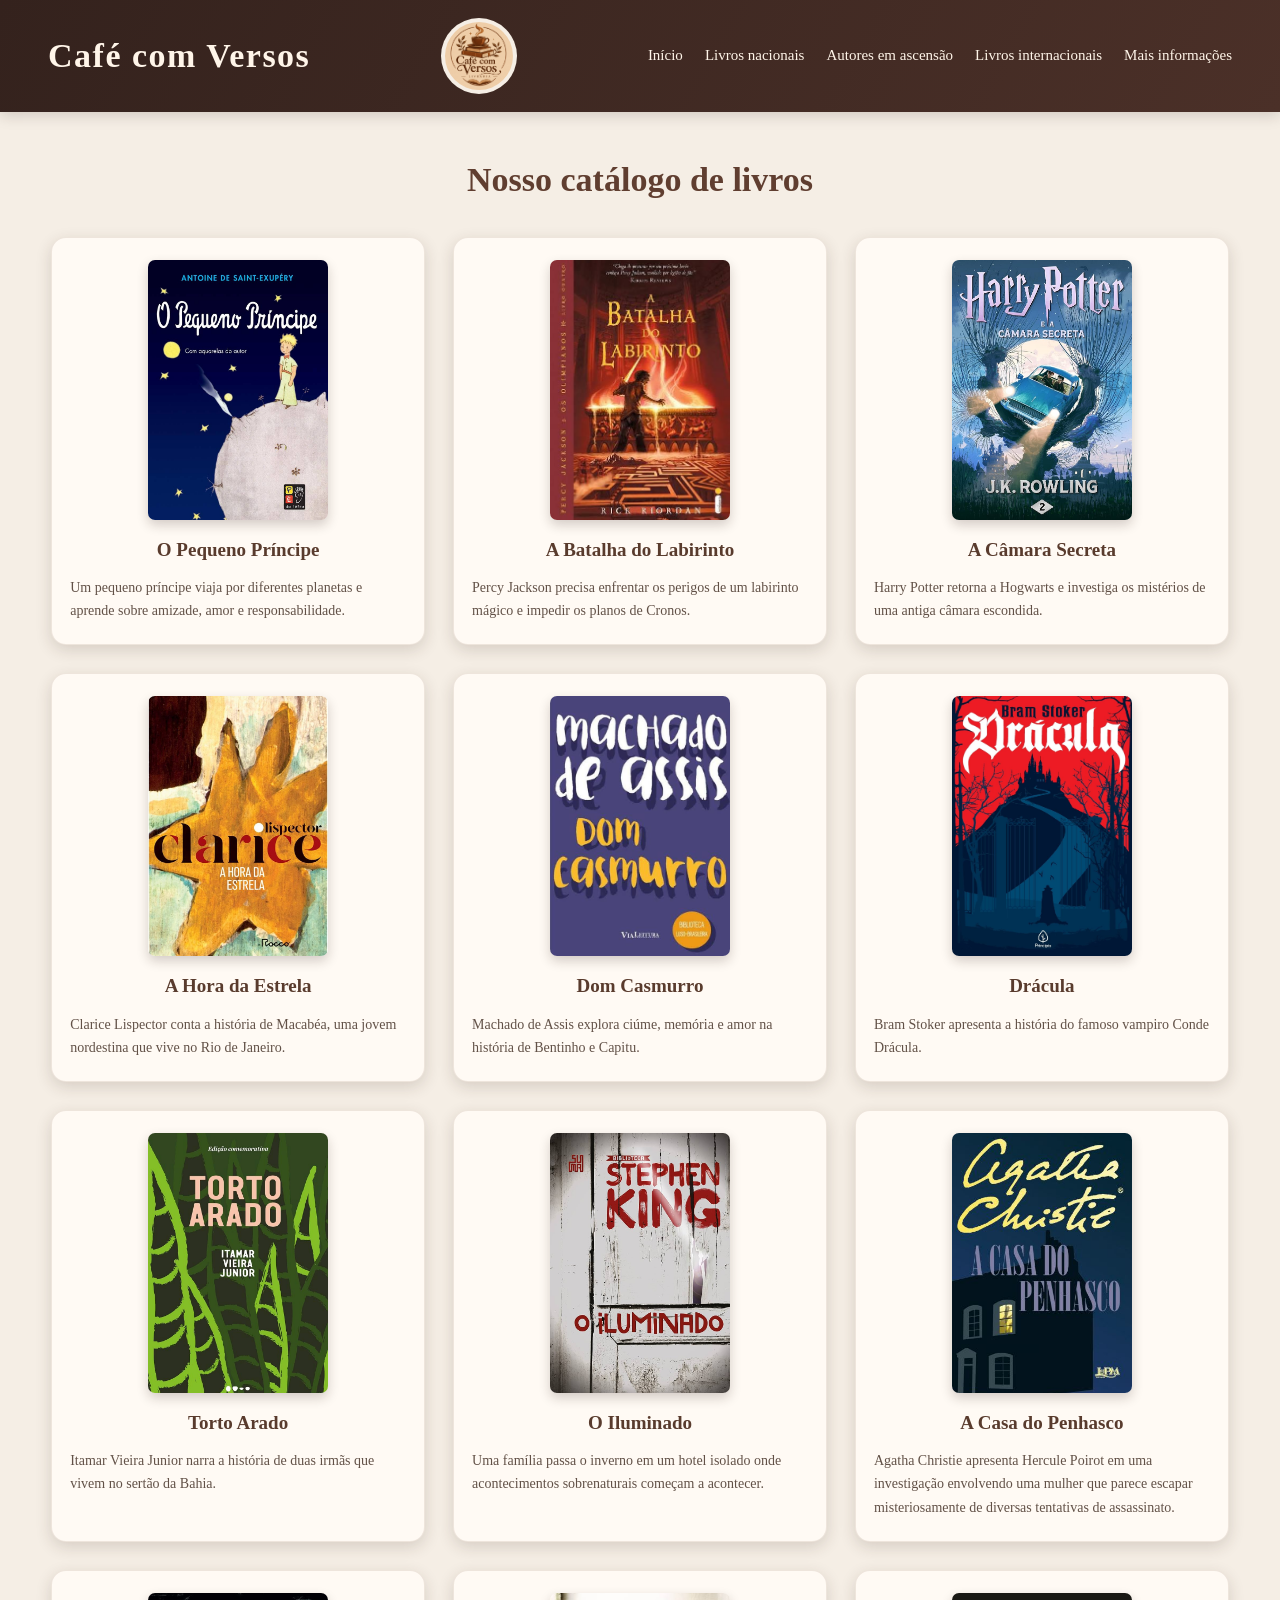
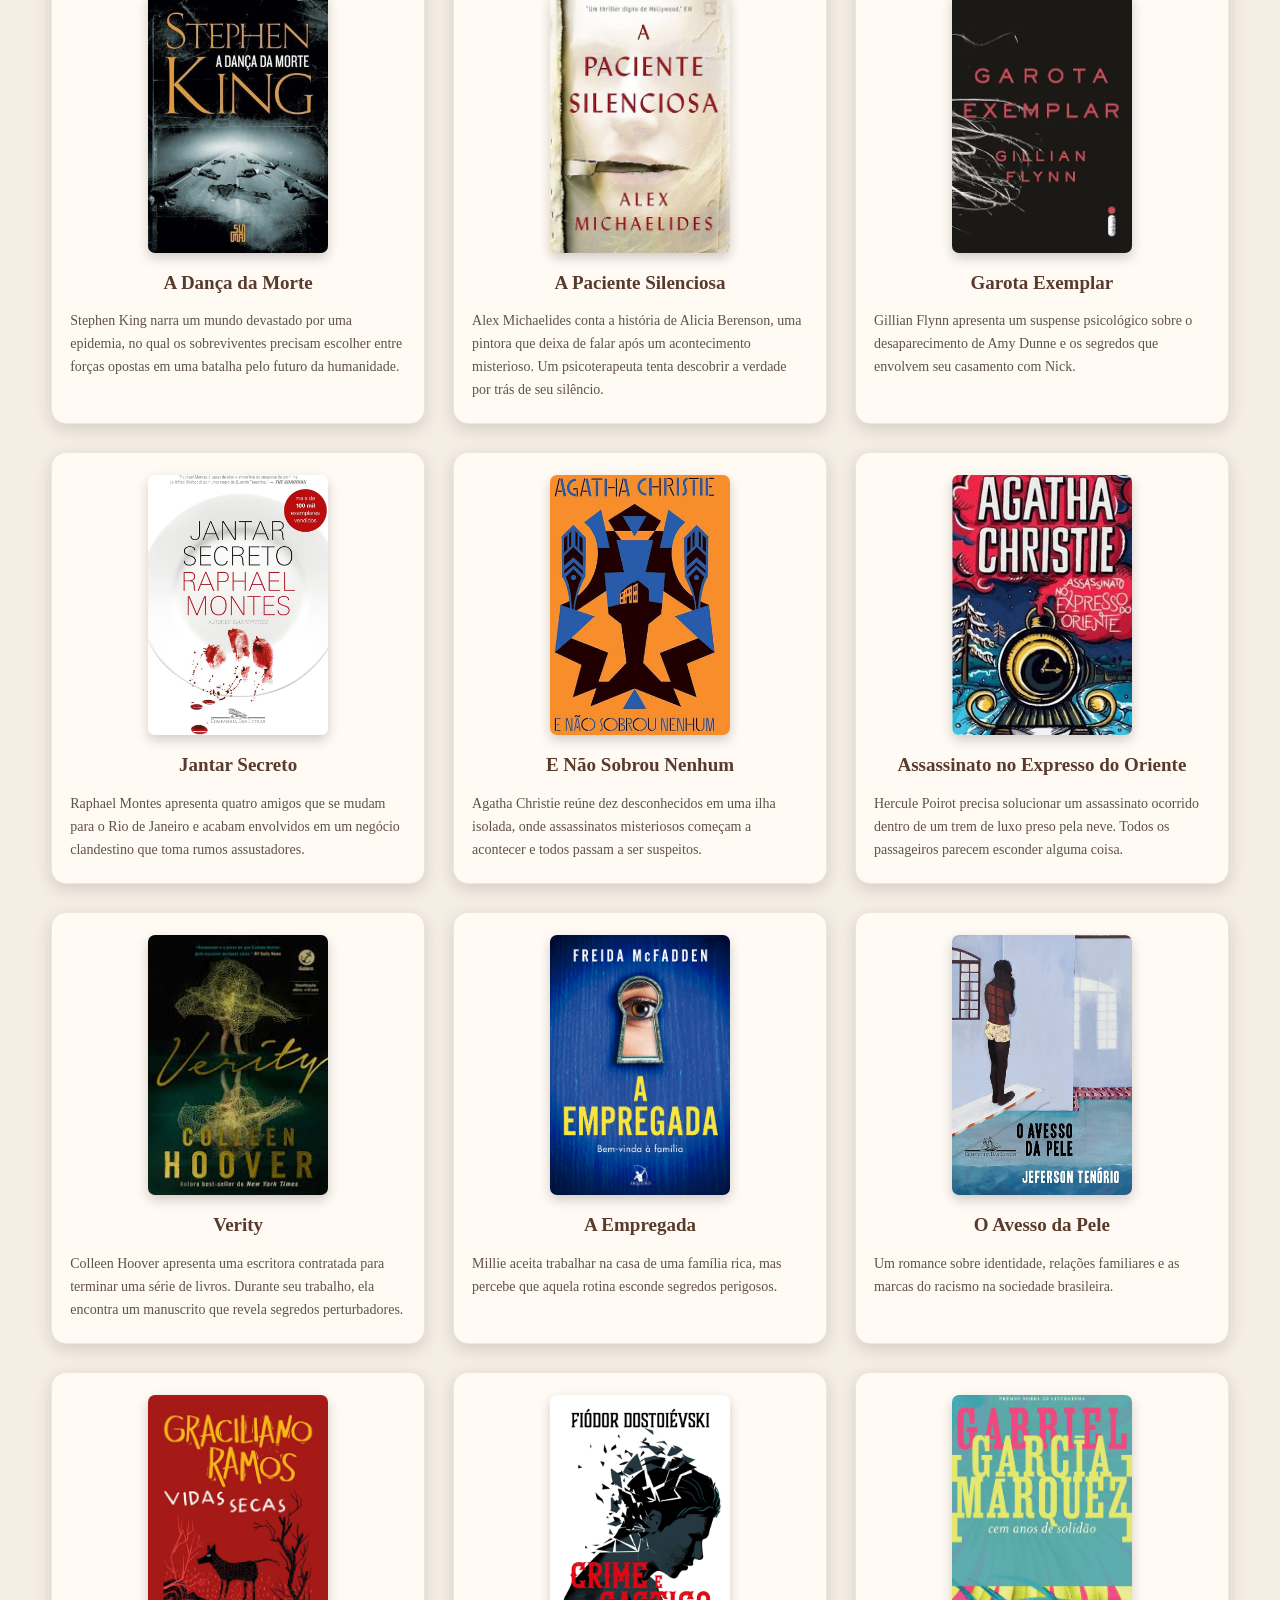
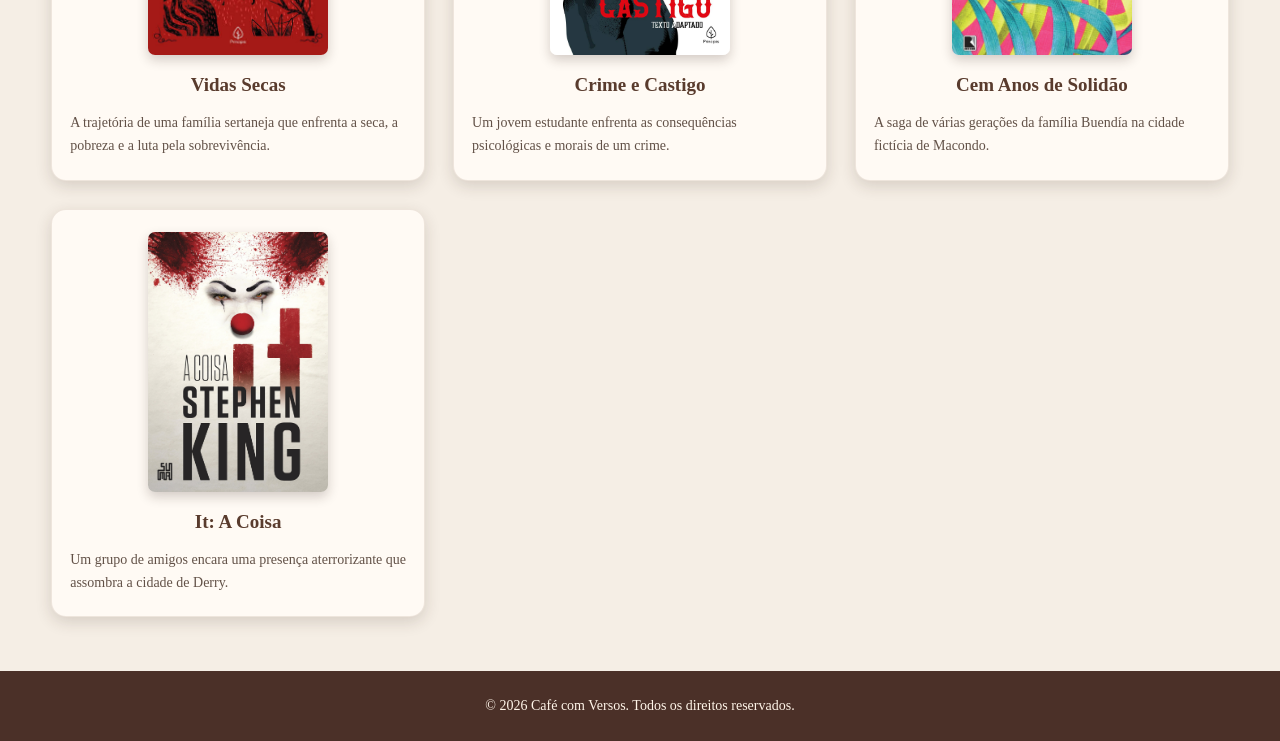
<file: index.html>
<!DOCTYPE html>

<html lang="pt-br">

<head>
    <meta charset="utf-8" />
    <meta content="width=device-width, initial-scale=1.0" name="viewport" />
    <title>Caf&eacute; com Versos - In&iacute;cio</title>
    <link href="estilo.css" rel="stylesheet" />
</head>

<body>
    <header>
        <h1>Caf&eacute; com Versos</h1>
        <img alt="Logo" id="logo" src="fotos/logo.png" />
        <nav>
            <a href="index.html">In&iacute;cio</a>
            <a href="nacionais.html">Livros nacionais</a>
            <a href="autores.html">Autores em ascens&atilde;o</a>
            <a href="internacionais.html">Livros internacionais</a>
            <a href="informacoes.html">Mais informa&ccedil;&otilde;es</a>
        </nav>
    </header>
    <main>
        <h2>Nosso cat&aacute;logo de livros</h2>
        <section>
            <!-- Coloque aqui todos os livros do seu catálogo -->
            <div class="livro">
                <img alt="O Pequeno Pr&iacute;ncipe" class="livro1" src="fotos/pequenoprincipe.jpg" />
                <figcaption>
                    <p>O Pequeno Pr&iacute;ncipe</p>
                </figcaption>
                <div class="resumo">
                    <p>Um pequeno pr&iacute;ncipe viaja por diferentes planetas e aprende sobre amizade, amor e
                        responsabilidade.</p>
                </div>
                <div aria-hidden="true" class="detalhe-hover"><img alt="Capa de O Pequeno Pr&iacute;ncipe"
                        loading="lazy" src="fotos/pequenoprincipe.jpg" />
                    <p class="preco-label">Pre&ccedil;o m&eacute;dio estimado</p><strong class="preco">R$ 39,90</strong>
                </div>
            </div>
            <div class="livro">
                <img alt="A Batalha do Labirinto" class="livro1" src="fotos/a.batalha.do.labirinto.jpg" />
                <figcaption>
                    <p>A Batalha do Labirinto</p>
                </figcaption>
                <div class="resumo">
                    <p>Percy Jackson precisa enfrentar os perigos de um labirinto m&aacute;gico e impedir os planos de
                        Cronos.</p>
                </div>
                <div aria-hidden="true" class="detalhe-hover"><img alt="Capa de A Batalha do Labirinto" loading="lazy"
                        src="fotos/a.batalha.do.labirinto.jpg" />
                    <p class="preco-label">Pre&ccedil;o m&eacute;dio estimado</p><strong class="preco">R$ 49,90</strong>
                </div>
            </div>
            <div class="livro">
                <img alt="A C&acirc;mara Secreta" class="livro1" src="fotos/a.camara.secreta.jpg" />
                <figcaption>
                    <p>A C&acirc;mara Secreta</p>
                </figcaption>
                <div class="resumo">
                    <p>Harry Potter retorna a Hogwarts e investiga os mist&eacute;rios de uma antiga c&acirc;mara
                        escondida.</p>
                </div>
                <div aria-hidden="true" class="detalhe-hover"><img alt="Capa de A C&acirc;mara Secreta" loading="lazy"
                        src="fotos/a.camara.secreta.jpg" />
                    <p class="preco-label">Pre&ccedil;o m&eacute;dio estimado</p><strong class="preco">R$ 44,90</strong>
                </div>
            </div>
            <div class="livro">
                <img alt="A Hora da Estrela" class="livro1" src="fotos/a.hora.da;estrela.jpg" />
                <figcaption>
                    <p>A Hora da Estrela</p>
                </figcaption>
                <div class="resumo">
                    <p>Clarice Lispector conta a hist&oacute;ria de Macab&eacute;a, uma jovem nordestina que vive no Rio
                        de Janeiro.</p>
                </div>
                <div aria-hidden="true" class="detalhe-hover"><img alt="Capa de A Hora da Estrela" loading="lazy"
                        src="fotos/a.hora.da;estrela.jpg" />
                    <p class="preco-label">Pre&ccedil;o m&eacute;dio estimado</p><strong class="preco">R$ 34,90</strong>
                </div>
            </div>
            <div class="livro">
                <img alt="Dom Casmurro" class="livro1" src="fotos/dom.casmurro.machadodeassis.jpg" />
                <figcaption>
                    <p>Dom Casmurro</p>
                </figcaption>
                <div class="resumo">
                    <p>Machado de Assis explora ci&uacute;me, mem&oacute;ria e amor na hist&oacute;ria de Bentinho e
                        Capitu.</p>
                </div>
                <div aria-hidden="true" class="detalhe-hover"><img alt="Capa de Dom Casmurro" loading="lazy"
                        src="fotos/dom.casmurro.machadodeassis.jpg" />
                    <p class="preco-label">Pre&ccedil;o m&eacute;dio estimado</p><strong class="preco">R$ 29,90</strong>
                </div>
            </div>
            <div class="livro">
                <img alt="Dr&aacute;cula" class="livro1" src="fotos/dracula.jpg" />
                <figcaption>
                    <p>Dr&aacute;cula</p>
                </figcaption>
                <div class="resumo">
                    <p>Bram Stoker apresenta a hist&oacute;ria do famoso vampiro Conde Dr&aacute;cula.</p>
                </div>
                <div aria-hidden="true" class="detalhe-hover"><img alt="Capa de Dr&aacute;cula" loading="lazy"
                        src="fotos/dracula.jpg" />
                    <p class="preco-label">Pre&ccedil;o m&eacute;dio estimado</p><strong class="preco">R$ 42,90</strong>
                </div>
            </div>
            <div class="livro">
                <img alt="Torto Arado" class="livro1" src="fotos/torto.arado.jpg" />
                <figcaption>
                    <p>Torto Arado</p>
                </figcaption>
                <div class="resumo">
                    <p>Itamar Vieira Junior narra a hist&oacute;ria de duas irm&atilde;s que vivem no sert&atilde;o da
                        Bahia.</p>
                </div>
                <div aria-hidden="true" class="detalhe-hover"><img alt="Capa de Torto Arado" loading="lazy"
                        src="fotos/torto.arado.jpg" />
                    <p class="preco-label">Pre&ccedil;o m&eacute;dio estimado</p><strong class="preco">R$ 49,90</strong>
                </div>
            </div>
            <div class="livro">
                <img alt="O Iluminado" class="livro1" src="fotos/o.iluminado.jpg" />
                <figcaption>
                    <p>O Iluminado</p>
                </figcaption>
                <div class="resumo">
                    <p>Uma fam&iacute;lia passa o inverno em um hotel isolado onde acontecimentos sobrenaturais
                        come&ccedil;am a acontecer.</p>
                </div>
                <div aria-hidden="true" class="detalhe-hover"><img alt="Capa de O Iluminado" loading="lazy"
                        src="fotos/o.iluminado.jpg" />
                    <p class="preco-label">Pre&ccedil;o m&eacute;dio estimado</p><strong class="preco">R$ 54,90</strong>
                </div>
            </div>
            <div class="livro">
                <img alt="A Casa do Penhasco" class="livro1" src="fotos/a.casa.do.penhasco.jpg" />
                <figcaption>
                    <p>A Casa do Penhasco</p>
                </figcaption>
                <div class="resumo">
                    <p>Agatha Christie apresenta Hercule Poirot em uma investiga&ccedil;&atilde;o envolvendo uma mulher
                        que parece escapar misteriosamente de diversas tentativas de assassinato.</p>
                </div>
                <div aria-hidden="true" class="detalhe-hover"><img alt="Capa de A Casa do Penhasco" loading="lazy"
                        src="fotos/a.casa.do.penhasco.jpg" />
                    <p class="preco-label">Pre&ccedil;o m&eacute;dio estimado</p><strong class="preco">R$ 39,90</strong>
                </div>
            </div>
            <div class="livro">
                <img alt="A Dan&ccedil;a da Morte" class="livro1" src="fotos/a.danca.da.morte.jpg" />
                <figcaption>
                    <p>A Dan&ccedil;a da Morte</p>
                </figcaption>
                <div class="resumo">
                    <p>Stephen King narra um mundo devastado por uma epidemia, no qual os sobreviventes precisam
                        escolher entre for&ccedil;as opostas em uma batalha pelo futuro da humanidade.</p>
                </div>
                <div aria-hidden="true" class="detalhe-hover"><img alt="Capa de A Dan&ccedil;a da Morte" loading="lazy"
                        src="fotos/a.danca.da.morte.jpg" />
                    <p class="preco-label">Pre&ccedil;o m&eacute;dio estimado</p><strong class="preco">R$ 69,90</strong>
                </div>
            </div>
            <div class="livro">
                <img alt="A Paciente Silenciosa" class="livro1" src="fotos/a.paciente.silenciosa.jpg" />
                <figcaption>
                    <p>A Paciente Silenciosa</p>
                </figcaption>
                <div class="resumo">
                    <p>Alex Michaelides conta a hist&oacute;ria de Alicia Berenson, uma pintora que deixa de falar
                        ap&oacute;s um acontecimento misterioso. Um psicoterapeuta tenta descobrir a verdade por
                        tr&aacute;s de seu sil&ecirc;ncio.</p>
                </div>
                <div aria-hidden="true" class="detalhe-hover"><img alt="Capa de A Paciente Silenciosa" loading="lazy"
                        src="fotos/a.paciente.silenciosa.jpg" />
                    <p class="preco-label">Pre&ccedil;o m&eacute;dio estimado</p><strong class="preco">R$ 49,90</strong>
                </div>
            </div>
            <div class="livro">
                <img alt="Garota Exemplar" class="livro1" src="fotos/garota.exemplar.jpg" />
                <figcaption>
                    <p>Garota Exemplar</p>
                </figcaption>
                <div class="resumo">
                    <p>Gillian Flynn apresenta um suspense psicol&oacute;gico sobre o desaparecimento de Amy Dunne e os
                        segredos que envolvem seu casamento com Nick.</p>
                </div>
                <div aria-hidden="true" class="detalhe-hover"><img alt="Capa de Garota Exemplar" loading="lazy"
                        src="fotos/garota.exemplar.jpg" />
                    <p class="preco-label">Pre&ccedil;o m&eacute;dio estimado</p><strong class="preco">R$ 49,90</strong>
                </div>
            </div>
            <div class="livro">
                <img alt="Jantar Secreto" class="livro1" src="fotos/jantar.secreto.jpg" />
                <figcaption>
                    <p>Jantar Secreto</p>
                </figcaption>
                <div class="resumo">
                    <p>Raphael Montes apresenta quatro amigos que se mudam para o Rio de Janeiro e acabam envolvidos em
                        um neg&oacute;cio clandestino que toma rumos assustadores.</p>
                </div>
                <div aria-hidden="true" class="detalhe-hover"><img alt="Capa de Jantar Secreto" loading="lazy"
                        src="fotos/jantar.secreto.jpg" />
                    <p class="preco-label">Pre&ccedil;o m&eacute;dio estimado</p><strong class="preco">R$ 44,90</strong>
                </div>
            </div>
            <div class="livro">
                <img alt="E N&atilde;o Sobrou Nenhum" class="livro1" src="fotos/nao.sobrou.nenhum.jpg" />
                <figcaption>
                    <p>E N&atilde;o Sobrou Nenhum</p>
                </figcaption>
                <div class="resumo">
                    <p>Agatha Christie re&uacute;ne dez desconhecidos em uma ilha isolada, onde assassinatos misteriosos
                        come&ccedil;am a acontecer e todos passam a ser suspeitos.</p>
                </div>
                <div aria-hidden="true" class="detalhe-hover"><img alt="Capa de E N&atilde;o Sobrou Nenhum"
                        loading="lazy" src="fotos/nao.sobrou.nenhum.jpg" />
                    <p class="preco-label">Pre&ccedil;o m&eacute;dio estimado</p><strong class="preco">R$ 39,90</strong>
                </div>
            </div>
            <div class="livro">
                <img alt="Assassinato no Expresso do Oriente" class="livro1"
                    src="fotos/o.assassinato.no.expresso.oriente.jpg" />
                <figcaption>
                    <p>Assassinato no Expresso do Oriente</p>
                </figcaption>
                <div class="resumo">
                    <p>Hercule Poirot precisa solucionar um assassinato ocorrido dentro de um trem de luxo preso pela
                        neve. Todos os passageiros parecem esconder alguma coisa.</p>
                </div>
                <div aria-hidden="true" class="detalhe-hover"><img alt="Capa de Assassinato no Expresso do Oriente"
                        loading="lazy" src="fotos/o.assassinato.no.expresso.oriente.jpg" />
                    <p class="preco-label">Pre&ccedil;o m&eacute;dio estimado</p><strong class="preco">R$ 39,90</strong>
                </div>
            </div>
            <div class="livro">
                <img alt="Verity" class="livro1" src="fotos/verity.jpg" />
                <figcaption>
                    <p>Verity</p>
                </figcaption>
                <div class="resumo">
                    <p>Colleen Hoover apresenta uma escritora contratada para terminar uma s&eacute;rie de livros.
                        Durante seu trabalho, ela encontra um manuscrito que revela segredos perturbadores.</p>
                </div>
                <div aria-hidden="true" class="detalhe-hover"><img alt="Capa de Verity" loading="lazy"
                        src="fotos/verity.jpg" />
                    <p class="preco-label">Pre&ccedil;o m&eacute;dio estimado</p><strong class="preco">R$ 49,90</strong>
                </div>
            </div>
            <div class="livro"><img alt="A Empregada" class="livro1" src="fotos/a.empregada.jpg" />
                <figcaption>
                    <p>A Empregada</p>
                </figcaption>
                <div class="resumo">
                    <p>Millie aceita trabalhar na casa de uma fam&iacute;lia rica, mas percebe que aquela rotina esconde
                        segredos perigosos.</p>
                </div>
                <div aria-hidden="true" class="detalhe-hover"><img alt="Capa de A Empregada" loading="lazy"
                        src="fotos/a.empregada.jpg" />
                    <p class="preco-label">Pre&ccedil;o m&eacute;dio estimado</p><strong class="preco">R$ 49,90</strong>
                </div>
            </div>
            <div class="livro"><img alt="O Avesso da Pele" class="livro1" src="fotos/o.avesso.da.pele.jpg" />
                <figcaption>
                    <p>O Avesso da Pele</p>
                </figcaption>
                <div class="resumo">
                    <p>Um romance sobre identidade, rela&ccedil;&otilde;es familiares e as marcas do racismo na
                        sociedade brasileira.</p>
                </div>
                <div aria-hidden="true" class="detalhe-hover"><img alt="Capa de O Avesso da Pele" loading="lazy"
                        src="fotos/o.avesso.da.pele.jpg" />
                    <p class="preco-label">Pre&ccedil;o m&eacute;dio estimado</p><strong class="preco">R$ 44,90</strong>
                </div>
            </div>
            <div class="livro"><img alt="Vidas Secas" class="livro1" src="fotos/vidas.secas.jpg" />
                <figcaption>
                    <p>Vidas Secas</p>
                </figcaption>
                <div class="resumo">
                    <p>A trajet&oacute;ria de uma fam&iacute;lia sertaneja que enfrenta a seca, a pobreza e a luta pela
                        sobreviv&ecirc;ncia.</p>
                </div>
                <div aria-hidden="true" class="detalhe-hover"><img alt="Capa de Vidas Secas" loading="lazy"
                        src="fotos/vidas.secas.jpg" />
                    <p class="preco-label">Pre&ccedil;o m&eacute;dio estimado</p><strong class="preco">R$ 32,90</strong>
                </div>
            </div>
            <div class="livro"><img alt="Crime e Castigo" class="livro1" src="fotos/crime.e.castigo.jpg" />
                <figcaption>
                    <p>Crime e Castigo</p>
                </figcaption>
                <div class="resumo">
                    <p>Um jovem estudante enfrenta as consequ&ecirc;ncias psicol&oacute;gicas e morais de um crime.</p>
                </div>
                <div aria-hidden="true" class="detalhe-hover"><img alt="Capa de Crime e Castigo" loading="lazy"
                        src="fotos/crime.e.castigo.jpg" />
                    <p class="preco-label">Pre&ccedil;o m&eacute;dio estimado</p><strong class="preco">R$ 49,90</strong>
                </div>
            </div>
            <div class="livro"><img alt="Cem Anos de Solid&atilde;o" class="livro1"
                    src="fotos/cem.anos.de.solidao.jpg" />
                <figcaption>
                    <p>Cem Anos de Solid&atilde;o</p>
                </figcaption>
                <div class="resumo">
                    <p>A saga de v&aacute;rias gera&ccedil;&otilde;es da fam&iacute;lia Buend&iacute;a na cidade
                        fict&iacute;cia de Macondo.</p>
                </div>
                <div aria-hidden="true" class="detalhe-hover"><img alt="Capa de Cem Anos de Solid&atilde;o"
                        loading="lazy" src="fotos/cem.anos.de.solidao.jpg" />
                    <p class="preco-label">Pre&ccedil;o m&eacute;dio estimado</p><strong class="preco">R$ 54,90</strong>
                </div>
            </div>
            <div class="livro"><img alt="It: A Coisa" class="livro1" src="fotos/it.a.coisa.jpg" />
                <figcaption>
                    <p>It: A Coisa</p>
                </figcaption>
                <div class="resumo">
                    <p>Um grupo de amigos encara uma presen&ccedil;a aterrorizante que assombra a cidade de Derry.</p>
                </div>
                <div aria-hidden="true" class="detalhe-hover"><img alt="Capa de It: A Coisa" loading="lazy"
                        src="fotos/it.a.coisa.jpg" />
                    <p class="preco-label">Pre&ccedil;o m&eacute;dio estimado</p><strong class="preco">R$ 69,90</strong>
                </div>
            </div>
        </section>
    </main>
    <footer>
        <p>&copy; 2026 Caf&eacute; com Versos. Todos os direitos reservados.</p>
    </footer>
</body>

</html>
</file>
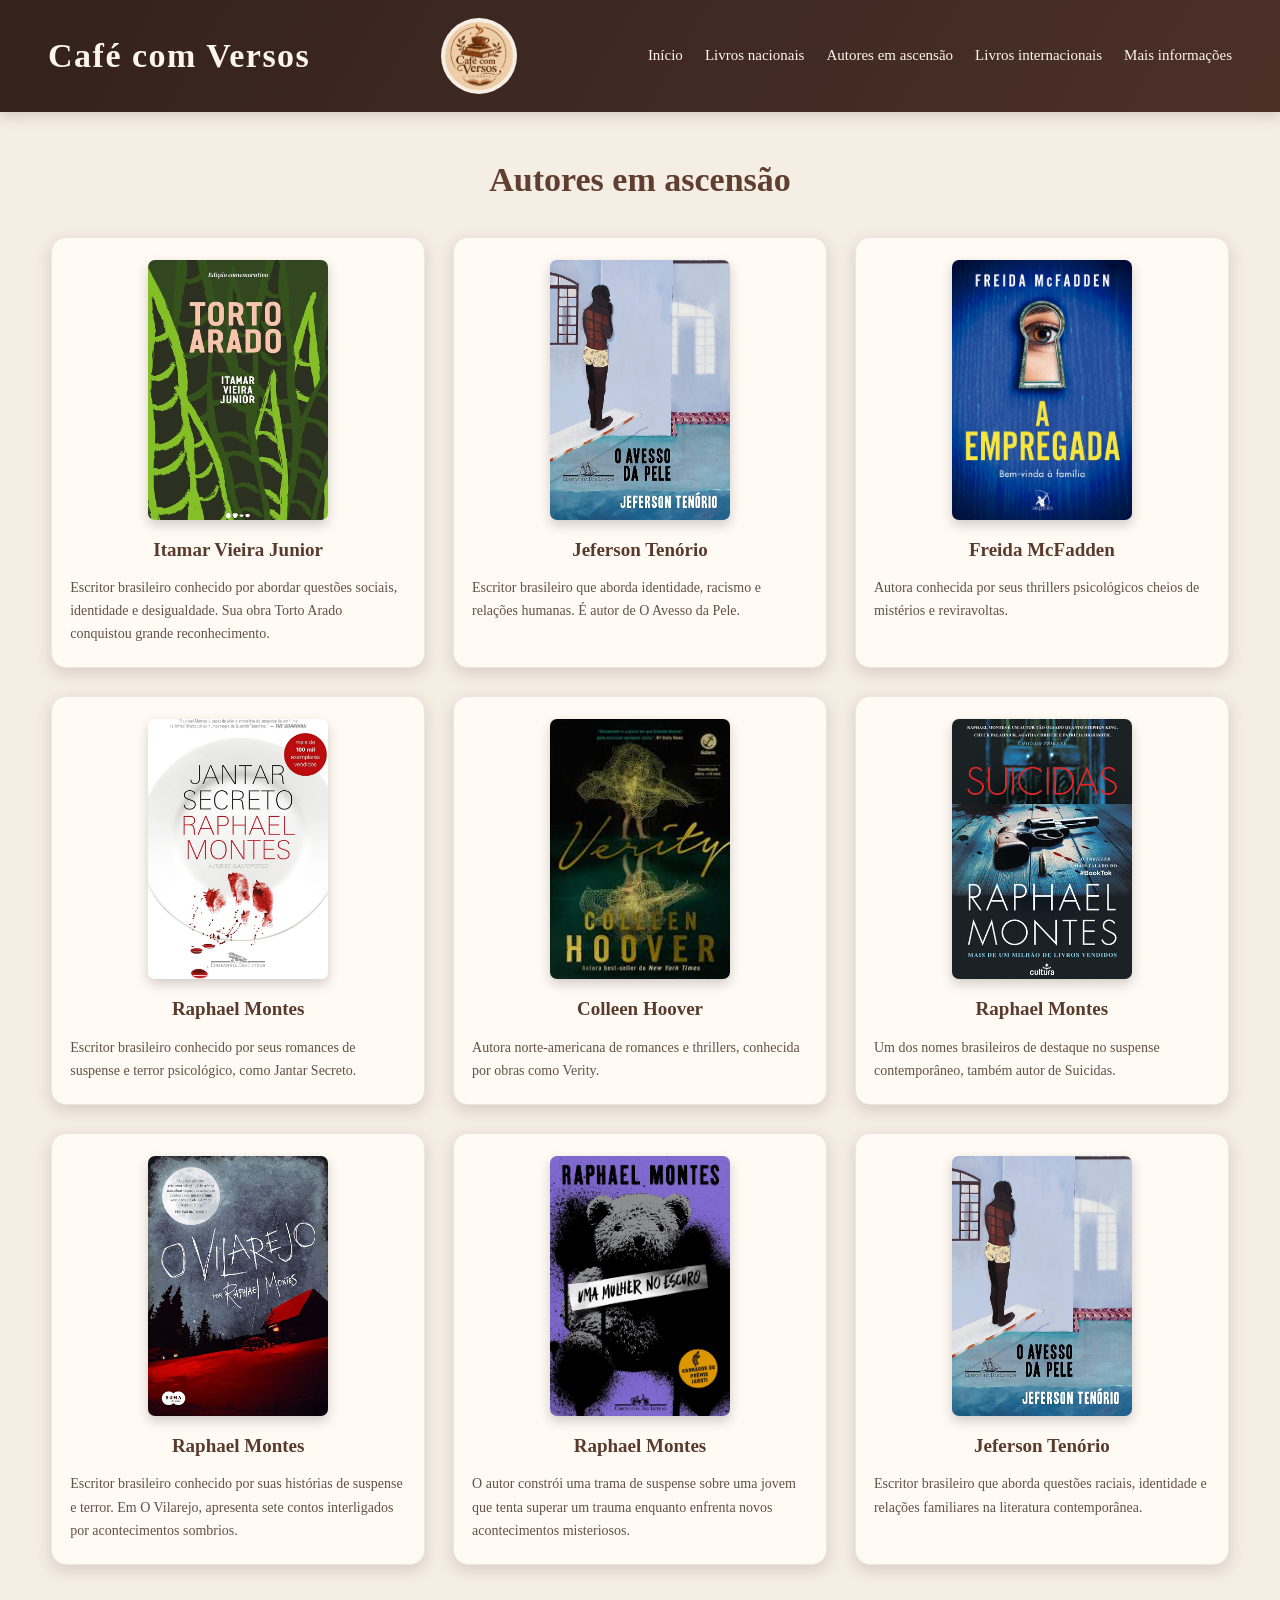
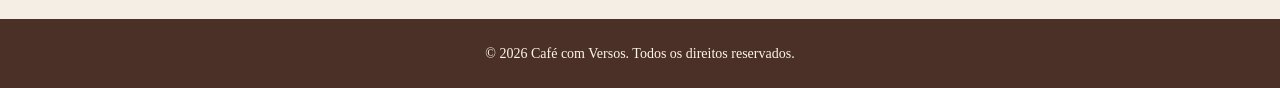
<file: autores.html>
<!DOCTYPE html>
<html lang="pt-br">
<head>
    <meta charset="UTF-8">
    <meta name="viewport" content="width=device-width, initial-scale=1.0">
    <title>Café com Versos - Autores</title>
    <link rel="stylesheet" href="estilo.css">
</head>
<body>

<header>
    <h1>Café com Versos</h1>
    <img id="logo" src="fotos/logo.png" alt="Logo">
    <nav>
        <a href="index.html">Início</a>
        <a href="nacionais.html">Livros nacionais</a>
        <a href="autores.html">Autores em ascensão</a>
        <a href="internacionais.html">Livros internacionais</a>
        <a href="informacoes.html">Mais informações</a>
    </nav>
</header>

<main>
    <h2>Autores em ascensão</h2>

    <section>

        <div class="livro">
            <img class="livro1" src="fotos/torto.arado.jpg" alt="Torto Arado">
            <figcaption><p>Itamar Vieira Junior</p></figcaption>
            <div class="resumo">
                <p>Escritor brasileiro conhecido por abordar questões sociais, identidade e desigualdade. Sua obra Torto Arado conquistou grande reconhecimento.</p>
            </div>
        </div>

        <div class="livro">
            <img class="livro1" src="fotos/o.avesso.da.pele.jpg" alt="O Avesso da Pele">
            <figcaption><p>Jeferson Tenório</p></figcaption>
            <div class="resumo">
                <p>Escritor brasileiro que aborda identidade, racismo e relações humanas. É autor de O Avesso da Pele.</p>
            </div>
        </div>

        <div class="livro">
            <img class="livro1" src="fotos/a.empregada.jpg" alt="A Empregada">
            <figcaption><p>Freida McFadden</p></figcaption>
            <div class="resumo">
                <p>Autora conhecida por seus thrillers psicológicos cheios de mistérios e reviravoltas.</p>
            </div>
        </div>

        <div class="livro">
            <img class="livro1" src="fotos/jantar.secreto.jpg" alt="Jantar Secreto">
            <figcaption><p>Raphael Montes</p></figcaption>
            <div class="resumo">
                <p>Escritor brasileiro conhecido por seus romances de suspense e terror psicológico, como Jantar Secreto.</p>
            </div>
        </div>

        <div class="livro">
            <img class="livro1" src="fotos/verity.jpg" alt="Verity">
            <figcaption><p>Colleen Hoover</p></figcaption>
            <div class="resumo">
                <p>Autora norte-americana de romances e thrillers, conhecida por obras como Verity.</p>
            </div>
        </div>

        <div class="livro">
            <img class="livro1" src="fotos/suicidas.jpg" alt="Suicidas">
            <figcaption><p>Raphael Montes</p></figcaption>
            <div class="resumo">
                <p>Um dos nomes brasileiros de destaque no suspense contemporâneo, também autor de Suicidas.</p>
            </div>
        </div>
        
<div class="livro">
    <img class="livro1" src="fotos/o.vilarejo.jpg" alt="O Vilarejo">
    <figcaption><p>Raphael Montes</p></figcaption>
    <div class="resumo">
        <p>Escritor brasileiro conhecido por suas histórias de suspense e terror. Em O Vilarejo, apresenta sete contos interligados por acontecimentos sombrios.</p>
    </div>
</div>

<div class="livro">
    <img class="livro1" src="fotos/uma.mulher.no.escuro.jpg" alt="Uma Mulher no Escuro">
    <figcaption><p>Raphael Montes</p></figcaption>
    <div class="resumo">
        <p>O autor constrói uma trama de suspense sobre uma jovem que tenta superar um trauma enquanto enfrenta novos acontecimentos misteriosos.</p>
    </div>
</div>

<div class="livro">
    <img class="livro1" src="fotos/o.avesso.da.pele.jpg" alt="O Avesso da Pele">
    <figcaption><p>Jeferson Tenório</p></figcaption>
    <div class="resumo">
        <p>Escritor brasileiro que aborda questões raciais, identidade e relações familiares na literatura contemporânea.</p>
    </div>
</div>


    </section>
</main>

<footer>
    <p>&copy; 2026 Café com Versos. Todos os direitos reservados.</p>
</footer>

</body>
</html>
</file>
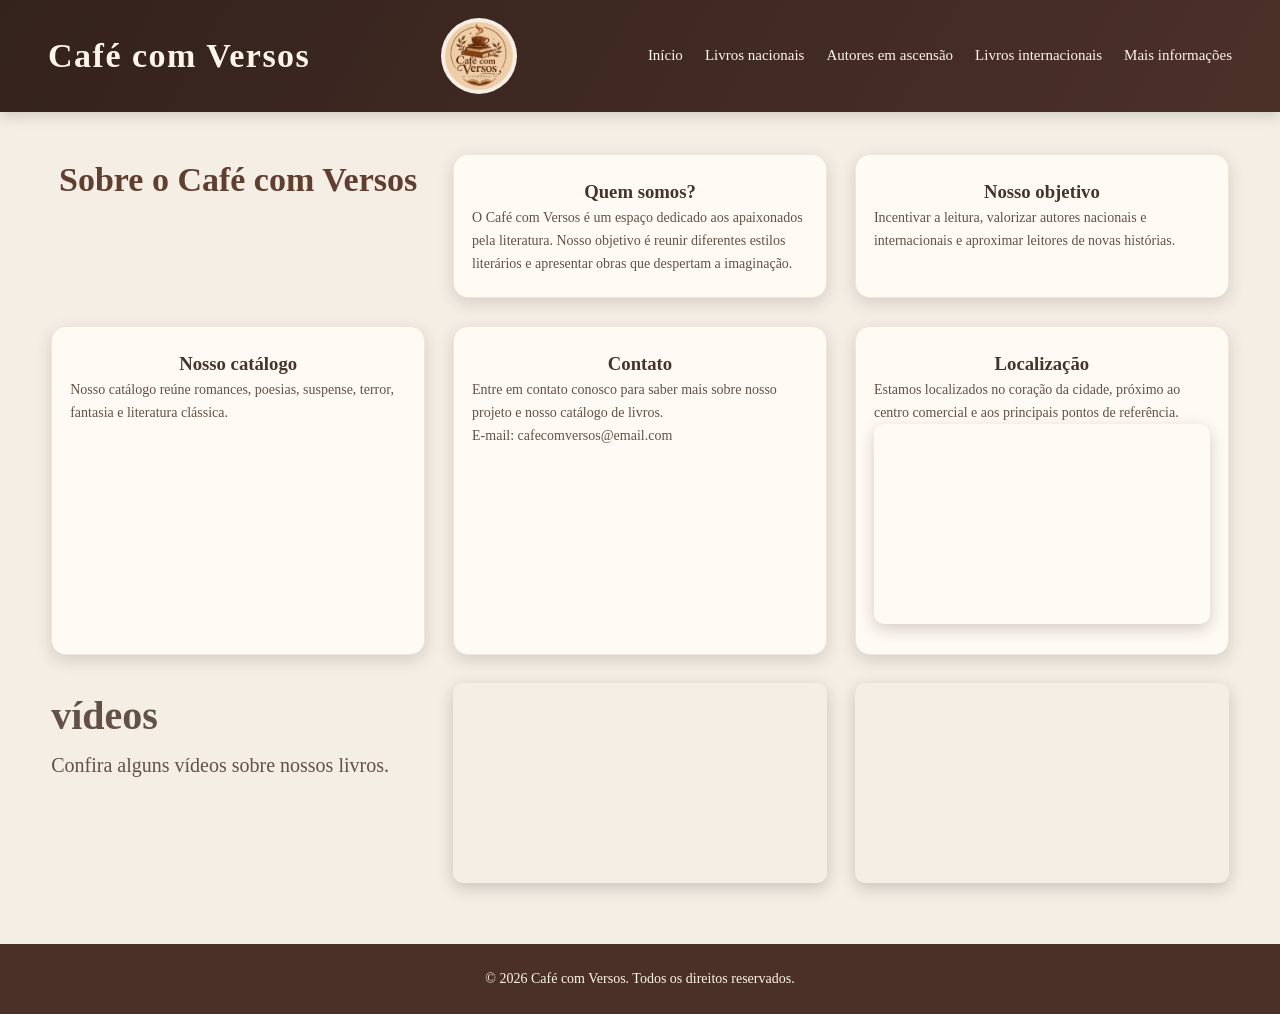
<file: informacoes.html>
<!DOCTYPE html>
<html lang="pt-br">
<head>
    <meta charset="UTF-8">
    <meta name="viewport" content="width=device-width, initial-scale=1.0">
    <title>Café com Versos - Informações</title>
    <link rel="stylesheet" href="estilo.css">
</head>
<body>

<header>
    <h1>Café com Versos</h1>
    <img id="logo" src="fotos/logo.png" alt="Logo">
    <nav>
        <a href="index.html">Início</a>
        <a href="nacionais.html">Livros nacionais</a>
        <a href="autores.html">Autores em ascensão</a>
        <a href="internacionais.html">Livros internacionais</a>
        <a href="informacoes.html">Mais informações</a>
    </nav>
</header>

<main>

    <section>

        <h2>Sobre o Café com Versos</h2>

        <div class="livro">
            <h3>Quem somos?</h3>
            <div class="resumo">
                <p>
                    O Café com Versos é um espaço dedicado
                    aos apaixonados pela literatura.
                    Nosso objetivo é reunir diferentes
                    estilos literários e apresentar
                    obras que despertam a imaginação.
                </p>
            </div>
        </div>

        <div class="livro">
            <h3>Nosso objetivo</h3>
            <div class="resumo">
                <p>
                    Incentivar a leitura, valorizar autores
                    nacionais e internacionais e aproximar
                    leitores de novas histórias.
                </p>
            </div>
        </div>

        <div class="livro">
            <h3>Nosso catálogo</h3>
            <div class="resumo">
                <p>
                    Nosso catálogo reúne romances,
                    poesias, suspense, terror,
                    fantasia e literatura clássica.
                </p>
            </div>
        </div>

        <div class="livro">
            <h3>Contato</h3>
            <div class="resumo">
                <p>
                    Entre em contato conosco para saber
                    mais sobre nosso projeto e nosso
                    catálogo de livros.
                </p>
                <p>
                    E-mail: cafecomversos@email.com
                </p>
            </div>
        </div>
                <div class="livro">
                    <h3>Localização</h3>
                    <div class="resumo">
                        <p>
                            Estamos localizados no coração da cidade,
                            próximo ao centro comercial e aos
                            principais pontos de referência.
                        </p>
                        <iframe src="https://www.google.com/maps/embed?pb=!1m18!1m12!1m3!1d27829.522158731226!2d-49.78044731405203!3d-29.320759837817214!2m3!1f0!2f0!3f0!3m2!1i1024!2i768!4f13.1!3m3!1m2!1s0x952269a3e617bb27%3A0x3106f97b5bb17c7!2sSuper%20Livros!5e0!3m2!1spt-BR!2sbr!4v1795037593173!5m2!1spt-BR!2sbr" width="600" height="450" style="border:0;" allowfullscreen="" loading="lazy" referrerpolicy="strict-origin-when-cross-origin"></iframe>

                </div>
            </div>
            <span class="videos">
                    <h4>vídeos</h4>
                    <div class="resumovideo">
                        <p>
                            Confira alguns vídeos sobre nossos livros.
                        </p>

                    </div>    
            </span>
            <span class="iframe">
                <iframe width="560" height="315" src="https://www.youtube.com/embed/AATMu6lBouE?si=cRwcS0ZiUW8BtwLk" title="YouTube video player" frameborder="0" allow="accelerometer; autoplay; clipboard-write; encrypted-media; gyroscope; picture-in-picture; web-share" referrerpolicy="strict-origin-when-cross-origin" allowfullscreen></iframe>

                
            </span>
            <span  class="iframe">
                <iframe width="560" height="315" src="https://www.youtube.com/embed/x-7Z_f1OjMc?si=GfW1WzBYsxtF0r5q" title="YouTube video player" frameborder="0" allow="accelerometer; autoplay; clipboard-write; encrypted-media; gyroscope; picture-in-picture; web-share" referrerpolicy="strict-origin-when-cross-origin" allowfullscreen></iframe>

            </span>
    </section>

</main>

<footer>
    <p>&copy; 2026 Café com Versos. Todos os direitos reservados.</p>
</footer>

</body>
</html>
</file>
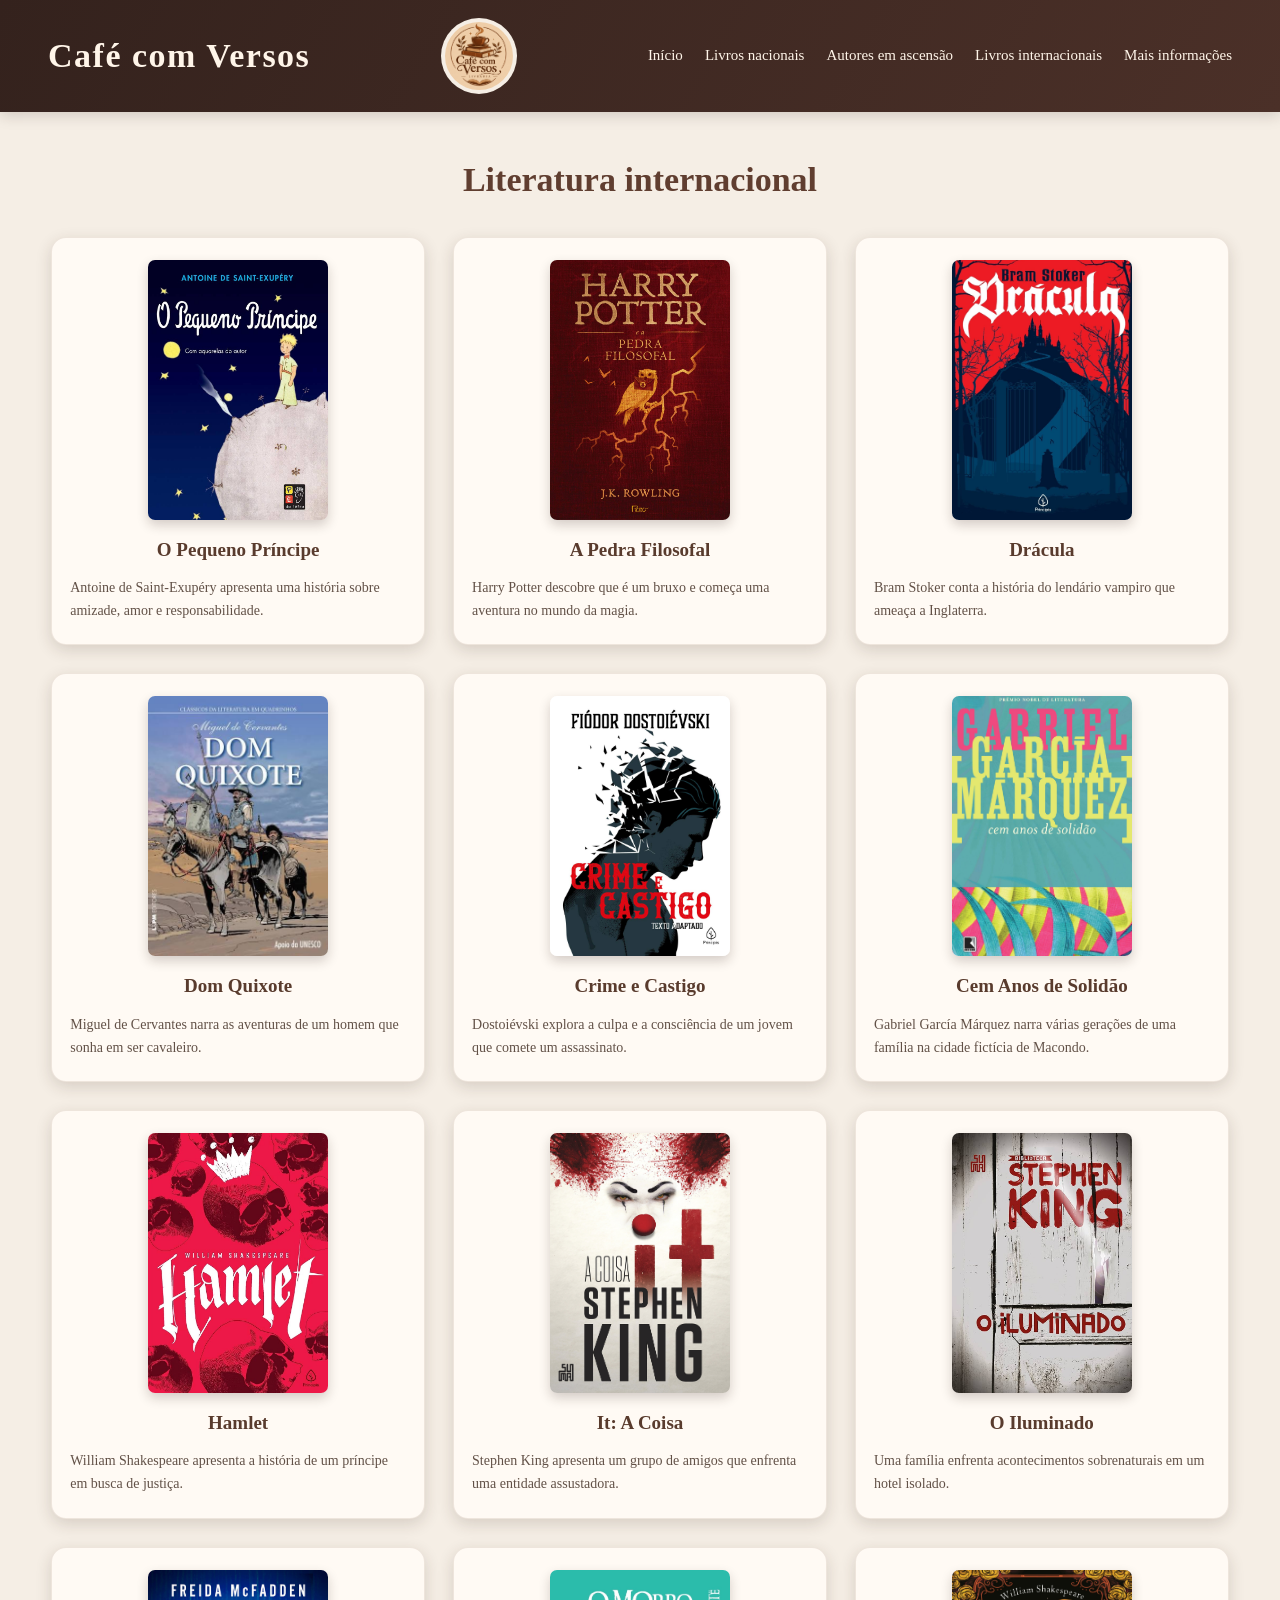
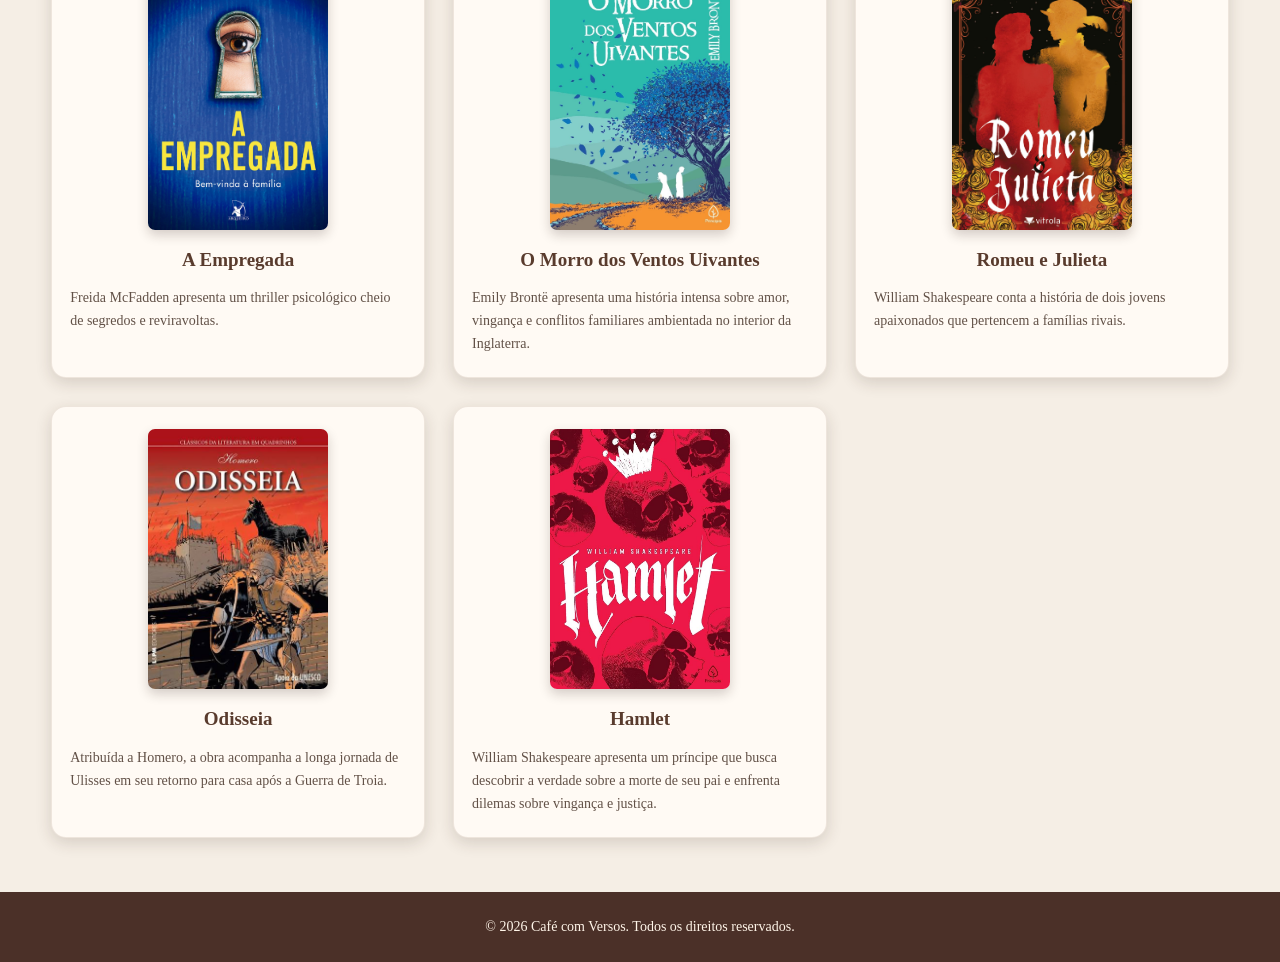
<file: internacionais.html>
<!DOCTYPE html>

<html lang="pt-br">

<head>
    <meta charset="utf-8" />
    <meta content="width=device-width, initial-scale=1.0" name="viewport" />
    <title>Caf&eacute; com Versos - Internacionais</title>
    <link href="estilo.css" rel="stylesheet" />
</head>

<body>
    <header>
        <h1>Caf&eacute; com Versos</h1>
        <img alt="Logo" id="logo" src="fotos/logo.png" />
        <nav>
            <a href="index.html">In&iacute;cio</a>
            <a href="nacionais.html">Livros nacionais</a>
            <a href="autores.html">Autores em ascens&atilde;o</a>
            <a href="internacionais.html">Livros internacionais</a>
            <a href="informacoes.html">Mais informa&ccedil;&otilde;es</a>
        </nav>
    </header>
    <main>
        <h2>Literatura internacional</h2>
        <section>
            <div class="livro">
                <img alt="O Pequeno Pr&iacute;ncipe" class="livro1" src="fotos/pequenoprincipe.jpg" />
                <figcaption>
                    <p>O Pequeno Pr&iacute;ncipe</p>
                </figcaption>
                <div class="resumo">
                    <p>Antoine de Saint-Exup&eacute;ry apresenta uma hist&oacute;ria sobre amizade, amor e
                        responsabilidade.</p>
                </div>
                <div aria-hidden="true" class="detalhe-hover"><img alt="Capa de O Pequeno Pr&iacute;ncipe"
                        loading="lazy" src="fotos/pequenoprincipe.jpg" />
                    <p class="preco-label">Pre&ccedil;o m&eacute;dio estimado</p><strong class="preco">R$ 39,90</strong>
                </div>
            </div>
            <div class="livro">
                <img alt="Harry Potter e a Pedra Filosofal" class="livro1" src="fotos/a.pedra.filosofal.jpg" />
                <figcaption>
                    <p>A Pedra Filosofal</p>
                </figcaption>
                <div class="resumo">
                    <p>Harry Potter descobre que &eacute; um bruxo e come&ccedil;a uma aventura no mundo da magia.</p>
                </div>
                <div aria-hidden="true" class="detalhe-hover"><img alt="Capa de A Pedra Filosofal" loading="lazy"
                        src="fotos/a.pedra.filosofal.jpg" />
                    <p class="preco-label">Pre&ccedil;o m&eacute;dio estimado</p><strong class="preco">R$ 44,90</strong>
                </div>
            </div>
            <div class="livro">
                <img alt="Dr&aacute;cula" class="livro1" src="fotos/dracula.jpg" />
                <figcaption>
                    <p>Dr&aacute;cula</p>
                </figcaption>
                <div class="resumo">
                    <p>Bram Stoker conta a hist&oacute;ria do lend&aacute;rio vampiro que amea&ccedil;a a Inglaterra.
                    </p>
                </div>
                <div aria-hidden="true" class="detalhe-hover"><img alt="Capa de Dr&aacute;cula" loading="lazy"
                        src="fotos/dracula.jpg" />
                    <p class="preco-label">Pre&ccedil;o m&eacute;dio estimado</p><strong class="preco">R$ 42,90</strong>
                </div>
            </div>
            <div class="livro">
                <img alt="Dom Quixote" class="livro1" src="fotos/dom.quixote.jpg" />
                <figcaption>
                    <p>Dom Quixote</p>
                </figcaption>
                <div class="resumo">
                    <p>Miguel de Cervantes narra as aventuras de um homem que sonha em ser cavaleiro.</p>
                </div>
                <div aria-hidden="true" class="detalhe-hover"><img alt="Capa de Dom Quixote" loading="lazy"
                        src="fotos/dom.quixote.jpg" />
                    <p class="preco-label">Pre&ccedil;o m&eacute;dio estimado</p><strong class="preco">R$ 59,90</strong>
                </div>
            </div>
            <div class="livro">
                <img alt="Crime e Castigo" class="livro1" src="fotos/crime.e.castigo.jpg" />
                <figcaption>
                    <p>Crime e Castigo</p>
                </figcaption>
                <div class="resumo">
                    <p>Dostoi&eacute;vski explora a culpa e a consci&ecirc;ncia de um jovem que comete um assassinato.
                    </p>
                </div>
                <div aria-hidden="true" class="detalhe-hover"><img alt="Capa de Crime e Castigo" loading="lazy"
                        src="fotos/crime.e.castigo.jpg" />
                    <p class="preco-label">Pre&ccedil;o m&eacute;dio estimado</p><strong class="preco">R$ 49,90</strong>
                </div>
            </div>
            <div class="livro">
                <img alt="Cem Anos de Solid&atilde;o" class="livro1" src="fotos/cem.anos.de.solidao.jpg" />
                <figcaption>
                    <p>Cem Anos de Solid&atilde;o</p>
                </figcaption>
                <div class="resumo">
                    <p>Gabriel Garc&iacute;a M&aacute;rquez narra v&aacute;rias gera&ccedil;&otilde;es de uma
                        fam&iacute;lia na cidade fict&iacute;cia de Macondo.</p>
                </div>
                <div aria-hidden="true" class="detalhe-hover"><img alt="Capa de Cem Anos de Solid&atilde;o"
                        loading="lazy" src="fotos/cem.anos.de.solidao.jpg" />
                    <p class="preco-label">Pre&ccedil;o m&eacute;dio estimado</p><strong class="preco">R$ 54,90</strong>
                </div>
            </div>
            <div class="livro">
                <img alt="Hamlet" class="livro1" src="fotos/hamlet.jpg" />
                <figcaption>
                    <p>Hamlet</p>
                </figcaption>
                <div class="resumo">
                    <p>William Shakespeare apresenta a hist&oacute;ria de um pr&iacute;ncipe em busca de justi&ccedil;a.
                    </p>
                </div>
                <div aria-hidden="true" class="detalhe-hover"><img alt="Capa de Hamlet" loading="lazy"
                        src="fotos/hamlet.jpg" />
                    <p class="preco-label">Pre&ccedil;o m&eacute;dio estimado</p><strong class="preco">R$ 29,90</strong>
                </div>
            </div>
            <div class="livro">
                <img alt="It: A Coisa" class="livro1" src="fotos/it.a.coisa.jpg" />
                <figcaption>
                    <p>It: A Coisa</p>
                </figcaption>
                <div class="resumo">
                    <p>Stephen King apresenta um grupo de amigos que enfrenta uma entidade assustadora.</p>
                </div>
                <div aria-hidden="true" class="detalhe-hover"><img alt="Capa de It: A Coisa" loading="lazy"
                        src="fotos/it.a.coisa.jpg" />
                    <p class="preco-label">Pre&ccedil;o m&eacute;dio estimado</p><strong class="preco">R$ 69,90</strong>
                </div>
            </div>
            <div class="livro">
                <img alt="O Iluminado" class="livro1" src="fotos/o.iluminado.jpg" />
                <figcaption>
                    <p>O Iluminado</p>
                </figcaption>
                <div class="resumo">
                    <p>Uma fam&iacute;lia enfrenta acontecimentos sobrenaturais em um hotel isolado.</p>
                </div>
                <div aria-hidden="true" class="detalhe-hover"><img alt="Capa de O Iluminado" loading="lazy"
                        src="fotos/o.iluminado.jpg" />
                    <p class="preco-label">Pre&ccedil;o m&eacute;dio estimado</p><strong class="preco">R$ 54,90</strong>
                </div>
            </div>
            <div class="livro">
                <img alt="A Empregada" class="livro1" src="fotos/a.empregada.jpg" />
                <figcaption>
                    <p>A Empregada</p>
                </figcaption>
                <div class="resumo">
                    <p>Freida McFadden apresenta um thriller psicol&oacute;gico cheio de segredos e reviravoltas.</p>
                </div>
                <div aria-hidden="true" class="detalhe-hover"><img alt="Capa de A Empregada" loading="lazy"
                        src="fotos/a.empregada.jpg" />
                    <p class="preco-label">Pre&ccedil;o m&eacute;dio estimado</p><strong class="preco">R$ 49,90</strong>
                </div>
            </div>
            <div class="livro">
                <img alt="O Morro dos Ventos Uivantes" class="livro1" src="fotos/morro.dos.entos.uivantes.jpg" />
                <figcaption>
                    <p>O Morro dos Ventos Uivantes</p>
                </figcaption>
                <div class="resumo">
                    <p>Emily Bront&euml; apresenta uma hist&oacute;ria intensa sobre amor, vingan&ccedil;a e conflitos
                        familiares ambientada no interior da Inglaterra.</p>
                </div>
                <div aria-hidden="true" class="detalhe-hover"><img alt="Capa de O Morro dos Ventos Uivantes"
                        loading="lazy" src="fotos/morro.dos.entos.uivantes.jpg" />
                    <p class="preco-label">Pre&ccedil;o m&eacute;dio estimado</p><strong class="preco">R$ 39,90</strong>
                </div>
            </div>
            <div class="livro">
                <img alt="Romeu e Julieta" class="livro1" src="fotos/romeu.e.julieta.jpg" />
                <figcaption>
                    <p>Romeu e Julieta</p>
                </figcaption>
                <div class="resumo">
                    <p>William Shakespeare conta a hist&oacute;ria de dois jovens apaixonados que pertencem a
                        fam&iacute;lias rivais.</p>
                </div>
                <div aria-hidden="true" class="detalhe-hover"><img alt="Capa de Romeu e Julieta" loading="lazy"
                        src="fotos/romeu.e.julieta.jpg" />
                    <p class="preco-label">Pre&ccedil;o m&eacute;dio estimado</p><strong class="preco">R$ 29,90</strong>
                </div>
            </div>
            <div class="livro">
                <img alt="Odisseia" class="livro1" src="fotos/odisseia.jpg" />
                <figcaption>
                    <p>Odisseia</p>
                </figcaption>
                <div class="resumo">
                    <p>Atribu&iacute;da a Homero, a obra acompanha a longa jornada de Ulisses em seu retorno para casa
                        ap&oacute;s a Guerra de Troia.</p>
                </div>
                <div aria-hidden="true" class="detalhe-hover"><img alt="Capa de Odisseia" loading="lazy"
                        src="fotos/odisseia.jpg" />
                    <p class="preco-label">Pre&ccedil;o m&eacute;dio estimado</p><strong class="preco">R$ 42,90</strong>
                </div>
            </div>
            <div class="livro">
                <img alt="Hamlet" class="livro1" src="fotos/hamlet.jpg" />
                <figcaption>
                    <p>Hamlet</p>
                </figcaption>
                <div class="resumo">
                    <p>William Shakespeare apresenta um pr&iacute;ncipe que busca descobrir a verdade sobre a morte de
                        seu pai e enfrenta dilemas sobre vingan&ccedil;a e justi&ccedil;a.</p>
                </div>
                <div aria-hidden="true" class="detalhe-hover"><img alt="Capa de Hamlet" loading="lazy"
                        src="fotos/hamlet.jpg" />
                    <p class="preco-label">Pre&ccedil;o m&eacute;dio estimado</p><strong class="preco">R$ 29,90</strong>
                </div>
            </div>
        </section>
    </main>
    <footer>
        <p>&copy; 2026 Caf&eacute; com Versos. Todos os direitos reservados.</p>
    </footer>
</body>

</html>
</file>
<file: estilo.css>
/* Café com Versos — identidade visual em tons terrosos */
:root {
    --cafe: #4b3028;
    --cafe-escuro: #34221d;
    --canela: #8b5e43;
    --caramelo: #c49a6c;
    --creme: #f5eee5;
    --papel: #fffaf4;
    --texto: #44342c;
    --sombra: rgba(55, 35, 25, .16)
}

* {
    margin: 0;
    padding: 0;
    box-sizing: border-box
}

body {
    font-family: Georgia, 'Times New Roman', serif;
    background: var(--creme);
    color: var(--texto);
    line-height: 1.55
}

header {
    background: linear-gradient(120deg, var(--cafe-escuro), var(--cafe));
    color: #fff5e9;
    padding: 18px clamp(18px, 4vw, 48px);
    display: flex;
    align-items: center;
    justify-content: space-between;
    flex-wrap: wrap;
    gap: 16px;
    box-shadow: 0 3px 14px rgba(40, 24, 18, .18)
}

header h1 {
    font-size: clamp(24px, 3vw, 34px);
    letter-spacing: 1.5px;
    font-weight: 600
}

#logo {
    width: 76px;
    height: 76px;
    object-fit: contain;
    border-radius: 50%;
    background: #f5eee5;
    padding: 4px
}

nav {
    display: flex;
    align-items: center;
    justify-content: center;
    flex-wrap: wrap;
    gap: 10px 22px
}

nav a {
    color: #fff5e9;
    text-decoration: none;
    font-size: 15px;
    padding: 7px 0;
    border-bottom: 1px solid transparent;
    transition: color .2s, border-color .2s
}

nav a:hover,
nav a:focus-visible {
    color: #e5c49e;
    border-color: #e5c49e;
    outline: none
}

main {
    width: min(92%, 1320px);
    margin: 42px auto 54px
}

h2 {
    text-align: center;
    color: #603e30;
    font-size: clamp(25px, 3vw, 34px);
    font-weight: 600;
    margin: 0 0 30px
}

main>p {
    max-width: 780px;
    margin: 0 auto 28px;
    text-align: center
}

section {
    display: grid;
    grid-template-columns: repeat(3, minmax(0, 1fr));
    gap: 28px;
    margin-bottom: 48px;
    align-items: stretch
}

.livro {
    position: relative;
    isolation: isolate;
    background: var(--papel);
    border: 1px solid rgba(117, 78, 55, .12);
    border-radius: 15px;
    padding: 22px 18px;
    text-align: center;
    box-shadow: 0 5px 16px var(--sombra);
    transition: transform .25s, box-shadow .25s;
    min-width: 0
}

.livro:hover,
.livro:focus-within {
    transform: translateY(-5px);
    box-shadow: 0 12px 26px rgba(55, 35, 25, .22)
}

.livro1 {
    width: 180px;
    height: 260px;
    max-width: 100%;
    object-fit: cover;
    border-radius: 7px;
    margin: 0 auto 15px;
    box-shadow: 0 5px 12px rgba(40, 25, 18, .2);
    display: block
}

figcaption p {
    font-size: 19px;
    font-weight: bold;
    color: #593b2d;
    margin: 0 0 12px
}

.resumo {
    text-align: left;
    font-size: 14px;
    line-height: 1.65;
    color: #625147
}

.resumovideo {
    text-align: left;
    font-size: 20px;
    line-height: 1.65;
    color: #625147
}
span.videos {
    font-size: 20px;
    line-height: 1.65;
    color: #625147
}
span.videos h4 {
    font-size: 40px;
    line-height: 1.65;
    color: #625147;
}
.detalhe-hover {
    position: absolute;
    inset: 0;
    z-index: 2;
    border-radius: 15px;
    background: rgba(52, 34, 29, .96);
    color: #fff8ef;
    display: flex;
    flex-direction: column;
    align-items: center;
    justify-content: center;
    padding: 18px;
    opacity: 0;
    visibility: hidden;
    transform: scale(.98);
    transition: opacity .22s, transform .22s, visibility .22s;
    pointer-events: none
}

.livro:hover .detalhe-hover,
.livro:focus-within .detalhe-hover {
    opacity: 1;
    visibility: visible;
    transform: scale(1)
}

.detalhe-hover img {
    width: 132px;
    height: 188px;
    object-fit: cover;
    border-radius: 5px;
    box-shadow: 0 6px 18px rgba(0, 0, 0, .35);
    margin-bottom: 13px
}

.preco-label {
    font-size: 13px;
    letter-spacing: .4px;
    color: #e8d5c2;
    margin-bottom: 2px
}

.preco {
    font-size: 25px;
    color: #f1c995;
    font-weight: 700
}

footer {
    background: var(--cafe);
    color: #fff5e9;
    text-align: center;
    padding: 24px;
    margin-top: 40px
}

footer p {
    font-size: 14px
}

@media(max-width:950px) {
    section {
        grid-template-columns: repeat(2, minmax(0, 1fr))
    }

    header {
        justify-content: center;
        text-align: center
    }

    nav {
        width: 100%
    }
}

@media(max-width:600px) {
    main {
        width: 92%;
        margin: 30px auto
    }

    section {
        grid-template-columns: 1fr;
        gap: 20px
    }

    .livro {
        padding: 20px
    }

    .livro1 {
        width: 170px;
        height: 245px
    }

    nav {
        gap: 8px 14px
    }

    nav a {
        font-size: 14px
    }
}

@media(hover:none) {
    .detalhe-hover {
        position: static;
        opacity: 1;
        visibility: visible;
        transform: none;
        pointer-events: auto;
        margin-top: 16px;
        border-radius: 10px;
        padding: 14px
    }

    .detalhe-hover img {
        width: 90px;
        height: 128px
    }

    .livro:hover {
        transform: none
    }
}

/*formatação mapa*/
iframe {
    width: 100%;
    height: 200px;
    border: 0;
    border-radius: 10px;
    box-shadow: 0 5px 16px rgba(40, 25, 18, .2);
}
</file>
